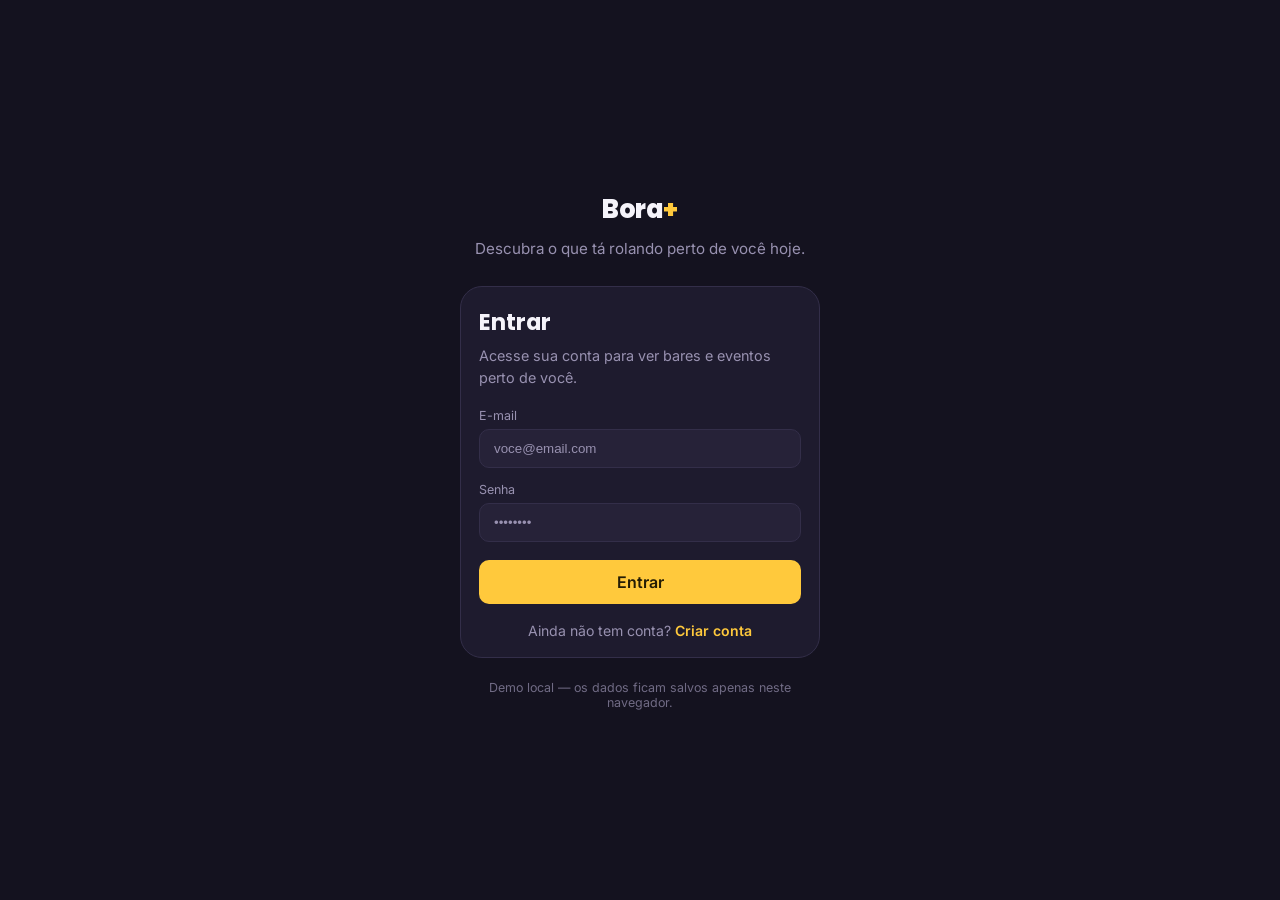
<file: bora-plus/index.html>
<!DOCTYPE html>
<html lang="pt-BR">
<head>
<meta charset="UTF-8">
<meta name="viewport" content="width=device-width, initial-scale=1.0">
<title>Bora+ · Entrar</title>
<link rel="stylesheet" href="style.css">
</head>
<body>
  <div class="screen">
    <div class="app-frame login-frame">

      <div class="login-hero">
        <a class="wordmark" href="index.html">Bora<span>+</span></a>
        <p class="login-hero__tag">Descubra o que tá rolando perto de você hoje.</p>
      </div>

      <div class="card login-card">
        <h1>Entrar</h1>
        <p class="login-card__sub">Acesse sua conta para ver bares e eventos perto de você.</p>

        <div id="loginMsg" class="msg msg--error" role="alert"></div>

        <form id="loginForm" novalidate>
          <div class="field">
            <label for="email">E-mail</label>
            <input type="email" id="email" name="email" placeholder="voce@email.com" autocomplete="email" required>
          </div>
          <div class="field">
            <label for="senha">Senha</label>
            <input type="password" id="senha" name="senha" placeholder="••••••••" autocomplete="current-password" required>
          </div>
          <button type="submit" class="btn btn--primary">Entrar</button>
        </form>

        <p class="login-switch">
          Ainda não tem conta? <a href="cadastro-conta.html">Criar conta</a>
        </p>
      </div>

      <p class="login-demo-hint">Demo local — os dados ficam salvos apenas neste navegador.</p>
    </div>
  </div>

</body>
</html>
</file>
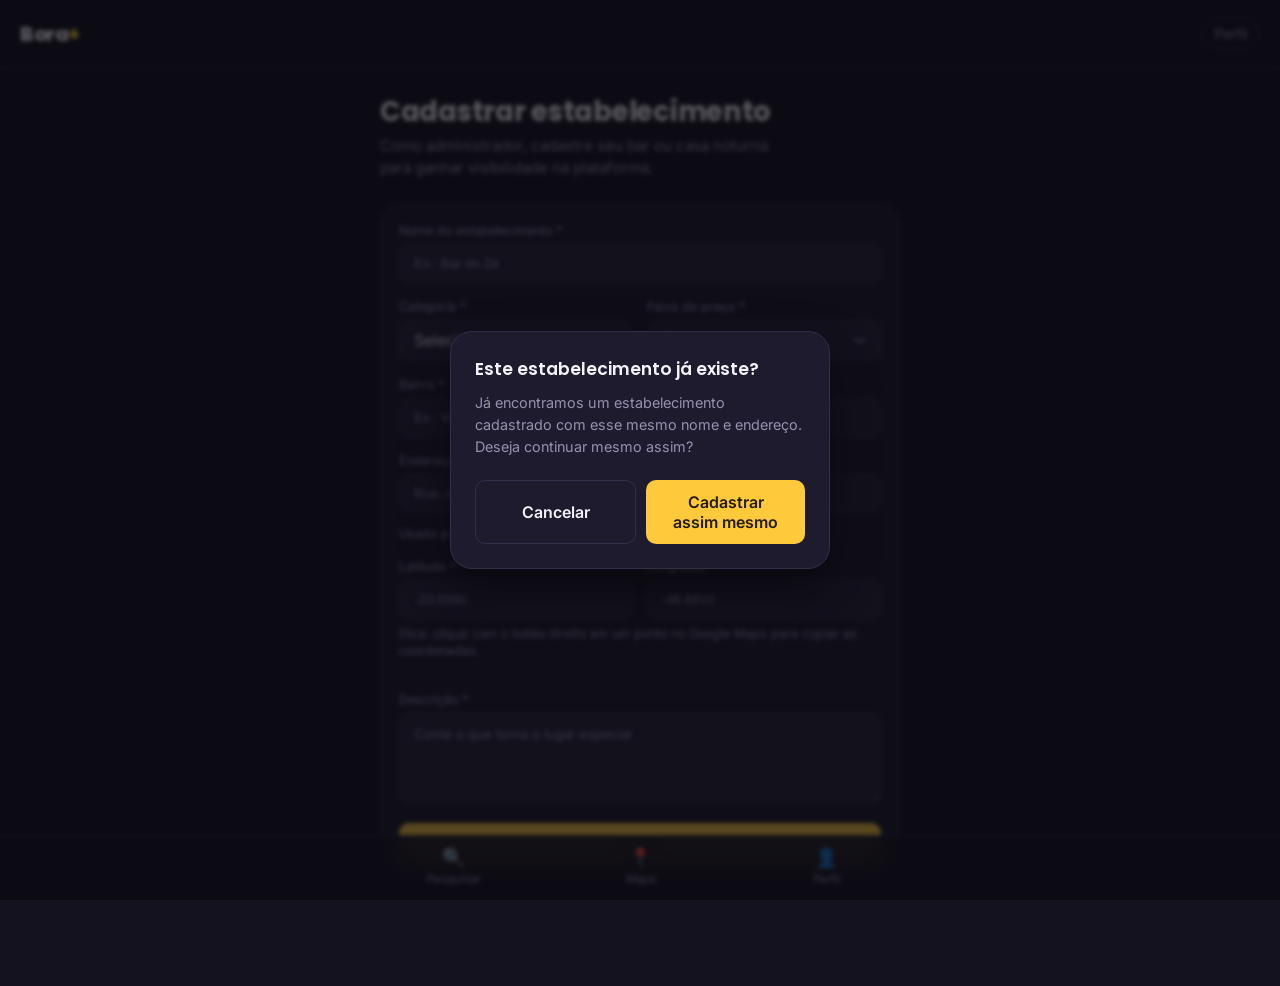
<file: bora-plus/admin-cadastro.html>
<!DOCTYPE html>
<html lang="pt-BR">
<head>
<meta charset="UTF-8">
<meta name="viewport" content="width=device-width, initial-scale=1.0">
<title>Bora+ · Cadastrar estabelecimento</title>
<link rel="stylesheet" href="style.css">
</head>
<body>
  <div class="screen">
    <header class="topbar">
      <a class="wordmark" href="pesquisa.html">Bora<span>+</span></a>
      <a class="exit-link" href="perfil.html">Perfil</a>
    </header>

    <div class="app-frame">
      <h1 class="page-title">Cadastrar estabelecimento</h1>
      <p class="page-sub">Como administrador, cadastre seu bar ou casa noturna para ganhar visibilidade na plataforma.</p>

      <div id="formMsg" class="msg msg--error"></div>

      <form id="cadastroEstabForm" class="card" novalidate>
        <div class="field">
          <label for="nome">Nome do estabelecimento *</label>
          <input type="text" id="nome" name="nome" placeholder="Ex.: Bar do Zé" required>
        </div>

        <div class="field-row">
          <div class="field">
            <label for="categoria">Categoria *</label>
            <select id="categoria" required>
              <option value="">Selecione</option>
              <option>Bar</option>
              <option>Choperia</option>
              <option>Pub</option>
              <option>Casa noturna</option>
              <option>Rooftop</option>
              <option>Lounge</option>
              <option>Restaurante-bar</option>
            </select>
          </div>
          <div class="field">
            <label for="preco">Faixa de preço *</label>
            <select id="preco" required>
              <option value="">Selecione</option>
              <option value="1">$ · Econômico</option>
              <option value="2">$$ · Médio</option>
              <option value="3">$$$ · Alto</option>
            </select>
          </div>
        </div>

        <div class="field">
          <label for="bairro">Bairro *</label>
          <input type="text" id="bairro" name="bairro" placeholder="Ex.: Vila Madalena" required>
        </div>

        <div class="field">
          <label for="endereco">Endereço completo *</label>
          <input type="text" id="endereco" name="endereco" placeholder="Rua, número - bairro, cidade" required>
          <p class="field-hint">Usado para calcular distância e traçar rota no Google Maps.</p>
        </div>

        <div class="field-row">
          <div class="field">
            <label for="lat">Latitude *</label>
            <input type="text" id="lat" name="lat" placeholder="-23.5560" required>
          </div>
          <div class="field">
            <label for="lng">Longitude *</label>
            <input type="text" id="lng" name="lng" placeholder="-46.6910" required>
          </div>
        </div>
        <p class="field-hint" style="margin-top:-10px;margin-bottom:16px;">Dica: clique com o botão direito em um ponto no Google Maps para copiar as coordenadas.</p>

        <div class="field">
          <label for="descricao">Descrição *</label>
          <textarea id="descricao" name="descricao" placeholder="Conte o que torna o lugar especial" required></textarea>
        </div>

        <button type="submit" class="btn btn--primary">Salvar</button>
      </form>
    </div>

    <div id="duplicateModal" class="modal-overlay" hidden>
      <div class="modal-card">
        <h2>Este estabelecimento já existe?</h2>
        <p>Já encontramos um estabelecimento cadastrado com esse mesmo nome e endereço. Deseja continuar mesmo assim?</p>
        <div class="modal-actions">
          <button id="cancelDuplicate" class="btn btn--ghost">Cancelar</button>
          <button id="confirmDuplicate" class="btn btn--primary">Cadastrar assim mesmo</button>
        </div>
      </div>
    </div>

    <nav class="tabbar">
      <div class="tabbar__inner">
        <a class="tabbar__item" href="pesquisa.html"><span>🔍</span>Pesquisar</a>
        <a class="tabbar__item" href="mapa.html"><span>📍</span>Mapa</a>
        <a class="tabbar__item" href="perfil.html"><span>👤</span>Perfil</a>
      </div>
    </nav>
  </div>

</body>
</html>
</file>
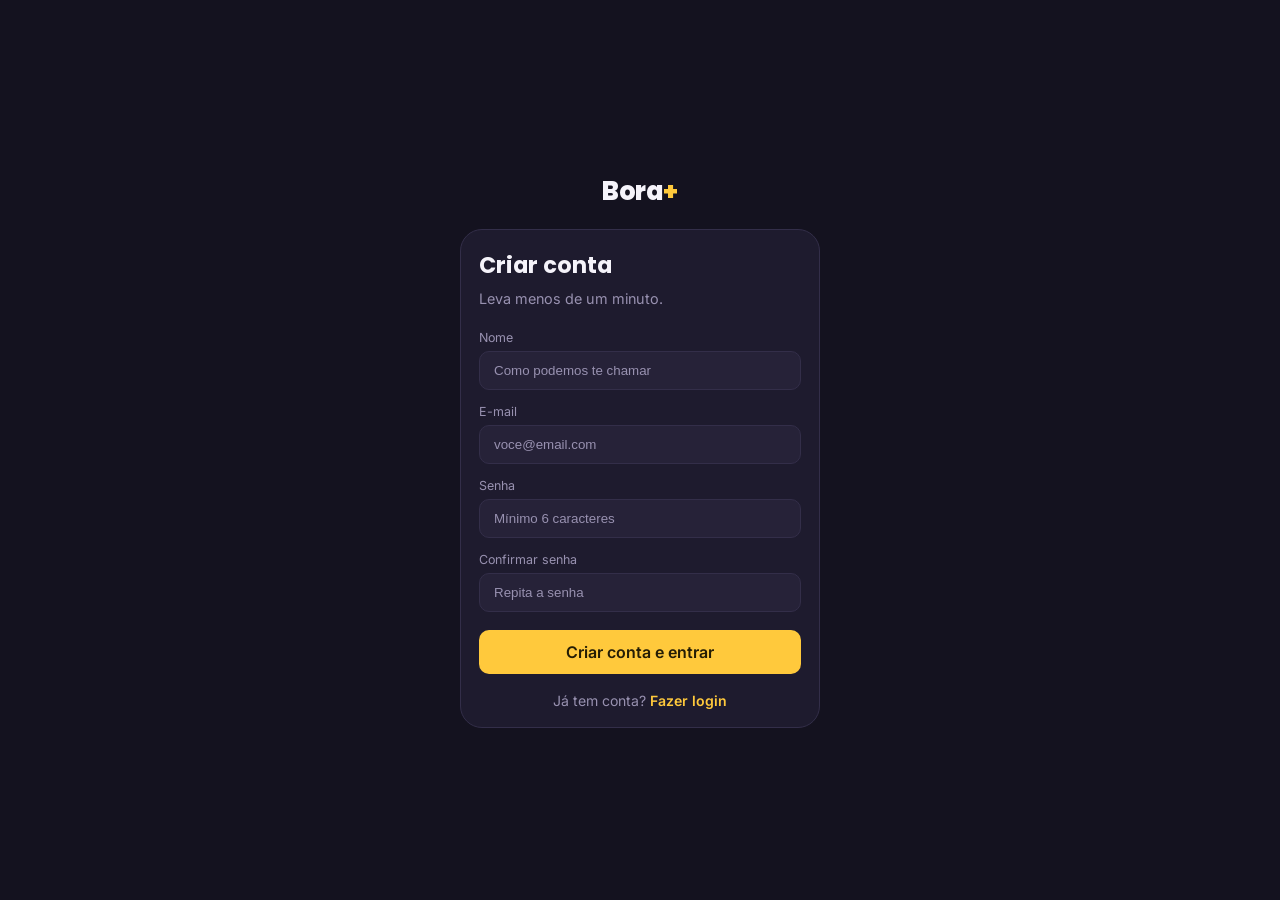
<file: bora-plus/cadastro-conta.html>
<!DOCTYPE html>
<html lang="pt-BR">
<head>
<meta charset="UTF-8">
<meta name="viewport" content="width=device-width, initial-scale=1.0">
<title>Bora+ · Criar conta</title>
<link rel="stylesheet" href="style.css">
</head>
<body>
  <div class="screen">
    <div class="app-frame login-frame">

      <div class="login-hero login-hero--compact">
        <a class="wordmark" href="index.html">Bora<span>+</span></a>
      </div>

      <div class="card login-card">
        <h1>Criar conta</h1>
        <p class="login-card__sub">Leva menos de um minuto.</p>

        <div id="cadastroMsg" class="msg msg--error" role="alert"></div>

        <form id="cadastroForm" novalidate>
          <div class="field">
            <label for="nome">Nome</label>
            <input type="text" id="nome" name="nome" placeholder="Como podemos te chamar" autocomplete="name" required>
          </div>
          <div class="field">
            <label for="email">E-mail</label>
            <input type="email" id="email" name="email" placeholder="voce@email.com" autocomplete="email" required>
          </div>
          <div class="field">
            <label for="senha">Senha</label>
            <input type="password" id="senha" name="senha" placeholder="Mínimo 6 caracteres" autocomplete="new-password" required minlength="6">
          </div>
          <div class="field">
            <label for="confirmarSenha">Confirmar senha</label>
            <input type="password" id="confirmarSenha" name="confirmarSenha" placeholder="Repita a senha" autocomplete="new-password" required minlength="6">
          </div>
          <button type="submit" class="btn btn--primary">Criar conta e entrar</button>
        </form>

        <p class="login-switch">
          Já tem conta? <a href="index.html">Fazer login</a>
        </p>
      </div>
    </div>
  </div>
  
</body>
</html>
</file>
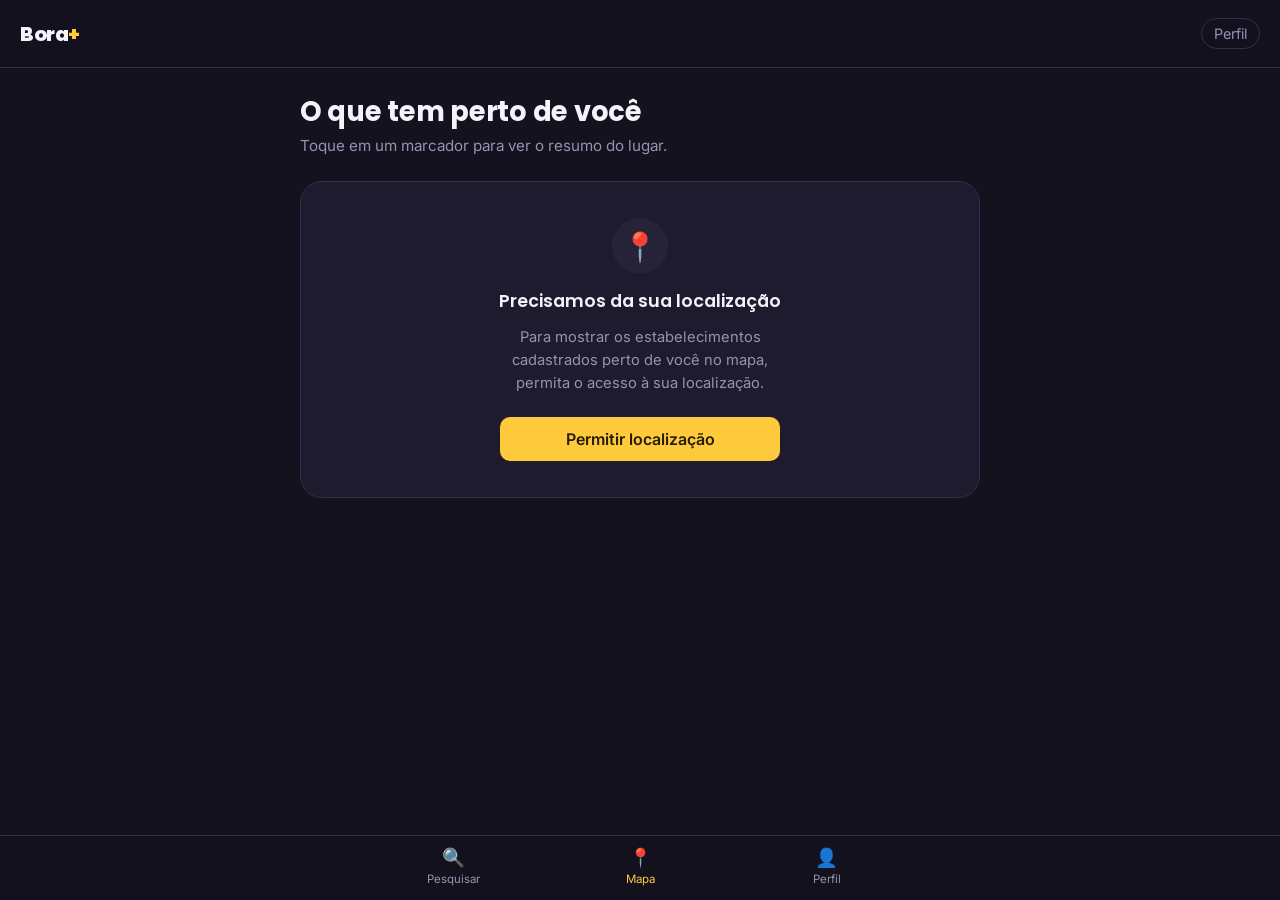
<file: bora-plus/mapa.html>
<!DOCTYPE html>
<html lang="pt-BR">
<head>
<meta charset="UTF-8">
<meta name="viewport" content="width=device-width, initial-scale=1.0">
<title>Bora+ · Mapa</title>
<link rel="stylesheet" href="style.css">
</head>
<body>
  <div class="screen">
    <header class="topbar">
      <a class="wordmark" href="pesquisa.html">Bora<span>+</span></a>
      <a class="exit-link" href="perfil.html">Perfil</a>
    </header>

    <div class="app-frame app-frame--wide map-frame">
      <h1 class="page-title">O que tem perto de você</h1>
      <p class="page-sub">Toque em um marcador para ver o resumo do lugar.</p>

      <div id="permissionState" class="card permission-card">
        <div class="permission-icon">📍</div>
        <h2>Precisamos da sua localização</h2>
        <p>Para mostrar os estabelecimentos cadastrados perto de você no mapa, permita o acesso à sua localização.</p>
        <button id="allowLocationBtn" class="btn btn--primary">Permitir localização</button>
        <p id="permissionError" class="msg msg--error"></p>
      </div>

      <div id="mapState" class="map-wrap" hidden>
        <div id="mapCanvas" class="map-canvas">
          <div class="map-canvas__grid"></div>
          <div id="userMarker" class="map-marker map-marker--user" title="Você está aqui">
            <span class="map-marker__dot"></span>
          </div>
        </div>

        <div id="summaryCard" class="summary-card" hidden>
          <button id="closeSummary" class="summary-card__close" aria-label="Fechar">×</button>
          <div id="summaryContent"></div>
        </div>
      </div>
    </div>

    <nav class="tabbar">
      <div class="tabbar__inner">
        <a class="tabbar__item" href="pesquisa.html"><span>🔍</span>Pesquisar</a>
        <a class="tabbar__item is-active" href="mapa.html"><span>📍</span>Mapa</a>
        <a class="tabbar__item" href="perfil.html"><span>👤</span>Perfil</a>
      </div>
    </nav>
  </div>

</body>
</html>
</file>
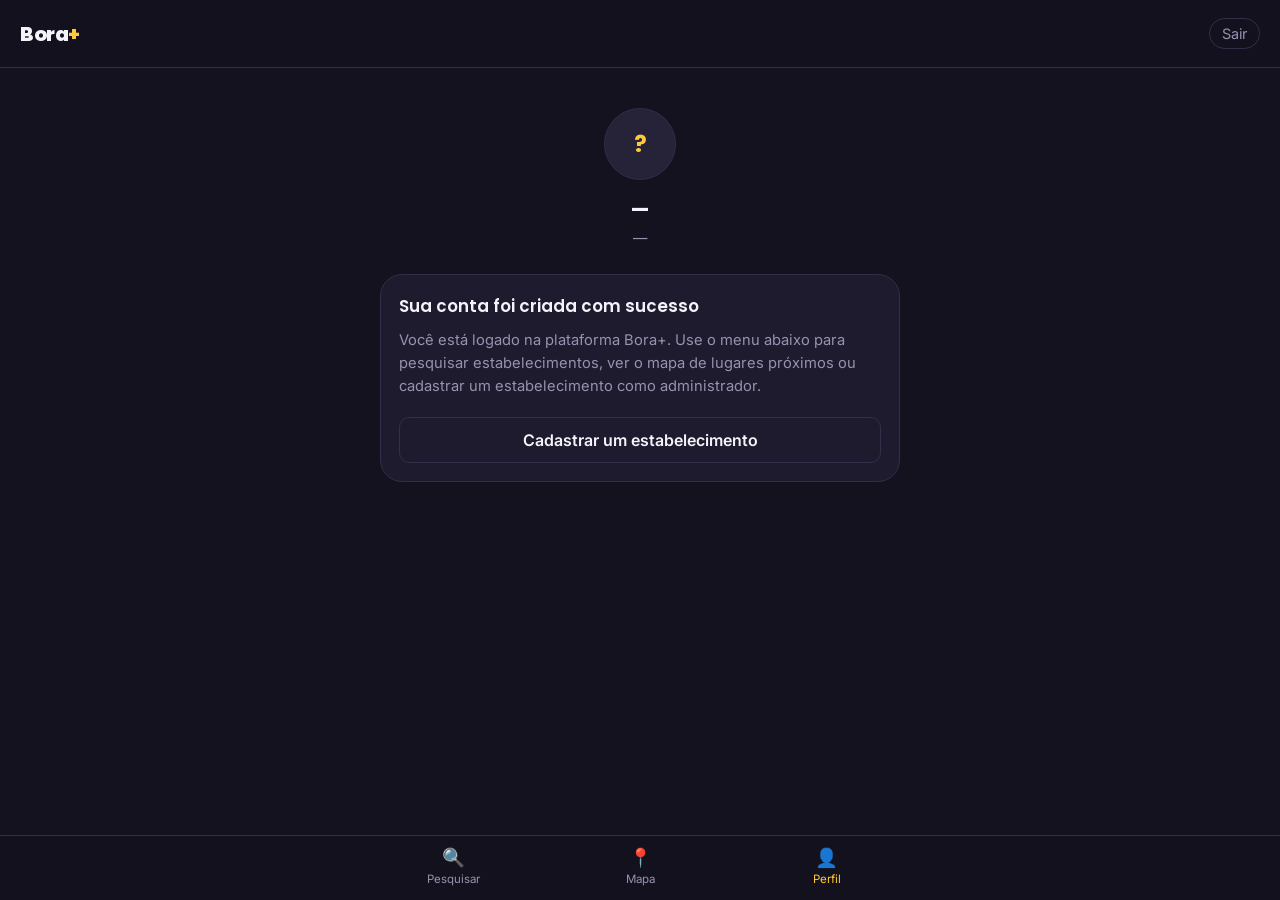
<file: bora-plus/perfil.html>
<!DOCTYPE html>
<html lang="pt-BR">
<head>
<meta charset="UTF-8">
<meta name="viewport" content="width=device-width, initial-scale=1.0">
<title>Bora+ · Meu perfil</title>
<link rel="stylesheet" href="style.css">
</head>
<body>
  <div class="screen">
    <header class="topbar">
      <a class="wordmark" href="pesquisa.html">Bora<span>+</span></a>
      <button id="logoutBtn" class="exit-link" style="background:none;border:1px solid var(--surface-line);cursor:pointer;">Sair</button>
    </header>

    <div class="app-frame">
      <div class="profile-head">
        <div class="profile-avatar" id="profileAvatar">?</div>
        <h1 id="profileNome">—</h1>
        <p id="profileEmail">—</p>
      </div>

      <div class="card profile-card">
        <h2>Sua conta foi criada com sucesso</h2>
        <p>Você está logado na plataforma Bora+. Use o menu abaixo para pesquisar estabelecimentos, ver o mapa de lugares próximos ou cadastrar um estabelecimento como administrador.</p>
        <a class="btn btn--ghost" href="admin-cadastro.html">Cadastrar um estabelecimento</a>
      </div>
    </div>

    <nav class="tabbar">
      <div class="tabbar__inner">
        <a class="tabbar__item" href="pesquisa.html"><span>🔍</span>Pesquisar</a>
        <a class="tabbar__item" href="mapa.html"><span>📍</span>Mapa</a>
        <a class="tabbar__item is-active" href="perfil.html"><span>👤</span>Perfil</a>
      </div>
    </nav>
  </div>

</body>
</html>
</file>
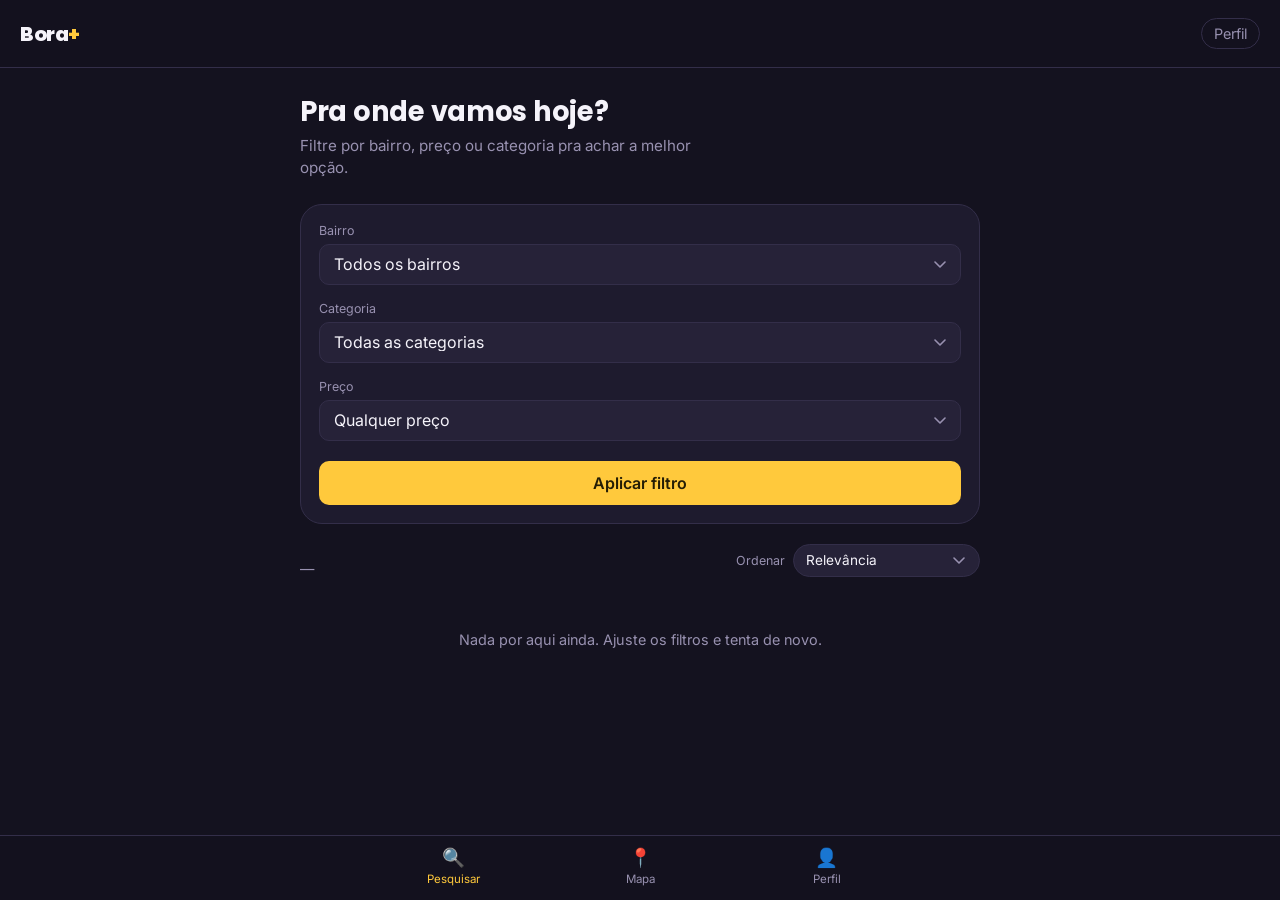
<file: bora-plus/pesquisa.html>
<!DOCTYPE html>
<html lang="pt-BR">
<head>
<meta charset="UTF-8">
<meta name="viewport" content="width=device-width, initial-scale=1.0">
<title>Bora+ · Pesquisar</title>
<link rel="stylesheet" href="style.css">
</head>
<body>
  <div class="screen">
    <header class="topbar">
      <a class="wordmark" href="pesquisa.html">Bora<span>+</span></a>
      <a class="exit-link" href="perfil.html">Perfil</a>
    </header>

    <div class="app-frame app-frame--wide">
      <h1 class="page-title">Pra onde vamos hoje?</h1>
      <p class="page-sub">Filtre por bairro, preço ou categoria pra achar a melhor opção.</p>

      <form id="filtroForm" class="filter-bar card">
        <div class="field">
          <label for="bairro">Bairro</label>
          <select id="bairro">
            <option value="">Todos os bairros</option>
          </select>
        </div>
        <div class="field">
          <label for="categoria">Categoria</label>
          <select id="categoria">
            <option value="">Todas as categorias</option>
          </select>
        </div>
        <div class="field">
          <label for="preco">Preço</label>
          <select id="preco">
            <option value="">Qualquer preço</option>
            <option value="1">$ · Econômico</option>
            <option value="2">$$ · Médio</option>
            <option value="3">$$$ · Alto</option>
          </select>
        </div>
        <button type="submit" class="btn btn--primary filter-bar__submit">Aplicar filtro</button>
      </form>

      <div class="results-head">
        <span id="resultsCount" class="results-count">—</span>
        <div class="field results-sort">
          <label for="ordenar">Ordenar</label>
          <select id="ordenar">
            <option value="relevancia">Relevância</option>
            <option value="preco-asc">Menor preço</option>
            <option value="preco-desc">Maior preço</option>
            <option value="distancia">Mais próximos de mim</option>
          </select>
        </div>
      </div>

      <div id="filterMsg" class="msg msg--info"></div>

      <ul id="resultsList" class="results-list"></ul>
    </div>

    <nav class="tabbar">
      <div class="tabbar__inner">
        <a class="tabbar__item is-active" href="pesquisa.html"><span>🔍</span>Pesquisar</a>
        <a class="tabbar__item" href="mapa.html"><span>📍</span>Mapa</a>
        <a class="tabbar__item" href="perfil.html"><span>👤</span>Perfil</a>
      </div>
    </nav>
  </div>
  
</body>
</html>
</file>
<file: bora-plus/style.css>
@import url('https://fonts.googleapis.com/css2?family=Poppins:wght@600;700;800&family=Inter:wght@400;500;600&display=swap');

:root {
  --bg:        #14121f;
  --surface:   #1e1b2e;
  --surface-2: #262238;
  --line:      #332e49;

  --text:      #f5f3fa;
  --text-dim:  #9891b0;

  --surface-line: #332e49; 

  --accent:    #ffc93c; 
  --accent-ink:#241d05;
  --pink:      #ff5c7a; 

  --radius-s: 10px;
  --radius-m: 16px;
  --radius-l: 22px;

  --font-display: 'Poppins', 'Inter', sans-serif;
  --font-body: 'Inter', sans-serif;
}

* { box-sizing: border-box; }

html, body {
  margin: 0;
  padding: 0;
  background: var(--bg);
  color: var(--text);
  font-family: var(--font-body);
  -webkit-font-smoothing: antialiased;
}

a { color: inherit; text-decoration: none; }

button, select {
  font-family: inherit;
  font-size: inherit;
  color: inherit;
}

:focus-visible {
  outline: 2px solid var(--accent);
  outline-offset: 2px;
}

.screen {
  min-height: 100vh;
  display: flex;
  flex-direction: column;
}

.topbar {
  display: flex;
  align-items: center;
  justify-content: space-between;
  padding: 18px 20px;
  border-bottom: 1px solid var(--line);
  position: sticky;
  top: 0;
  background: rgba(20, 18, 31, 0.92);
  backdrop-filter: blur(8px);
  z-index: 10;
}

.wordmark {
  font-family: var(--font-display);
  font-weight: 800;
  font-size: 1.25rem;
  letter-spacing: -0.02em;
}

.wordmark span {
  color: var(--accent);
}

.exit-link {
  font-size: 0.9rem;
  color: var(--text-dim);
  padding: 6px 12px;
  border-radius: 999px;
  border: 1px solid var(--line);
  transition: border-color 0.15s ease, color 0.15s ease;
}

.exit-link:hover {
  color: var(--text);
  border-color: var(--text-dim);
}

.app-frame {
  flex: 1;
  width: 100%;
  max-width: 560px;
  margin: 0 auto;
  padding: 28px 20px 100px;
}

.app-frame--wide {
  max-width: 720px;
}

.page-title {
  font-family: var(--font-display);
  font-weight: 700;
  font-size: 1.7rem;
  line-height: 1.2;
  letter-spacing: -0.01em;
  margin: 0 0 6px;
}

.page-sub {
  color: var(--text-dim);
  font-size: 0.95rem;
  line-height: 1.5;
  margin: 0 0 24px;
  max-width: 42ch;
}

.card {
  background: var(--surface);
  border: 1px solid var(--line);
  border-radius: var(--radius-l);
  padding: 18px;
}

.filter-bar {
  display: grid;
  grid-template-columns: 1fr 1fr;
  gap: 14px;
  margin-bottom: 20px;
}

.field {
  display: flex;
  flex-direction: column;
  gap: 6px;
}

.field label {
  font-size: 0.78rem;
  color: var(--text-dim);
}

.field select,
.field input,
.field textarea {
  appearance: none;
  background: var(--surface-2)
    url("data:image/svg+xml,%3Csvg xmlns='http://www.w3.org/2000/svg' width='12' height='8' viewBox='0 0 12 8'%3E%3Cpath d='M1 1l5 5 5-5' stroke='%239891b0' stroke-width='1.6' fill='none' stroke-linecap='round' stroke-linejoin='round'/%3E%3C/svg%3E")
    no-repeat right 14px center;
  border: 1px solid var(--line);
  border-radius: var(--radius-s);
  padding: 11px 36px 11px 14px;
  color: var(--text);
}

.field input,
.field textarea {
  background-image: none;
}

.field textarea {
  resize: vertical;
  min-height: 90px;
  font-family: inherit;
  line-height: 1.5;
}

.field input::placeholder,
.field textarea::placeholder {
  color: var(--text-dim);
}

.field select:hover,
.field input:hover,
.field textarea:hover {
  border-color: var(--text-dim);
}

.field input:focus,
.field textarea:focus {
  border-color: var(--accent);
}

.btn {
  display: inline-flex;
  align-items: center;
  justify-content: center;
  border: none;
  border-radius: var(--radius-s);
  padding: 12px 20px;
  font-weight: 600;
  cursor: pointer;
  transition: transform 0.12s ease, filter 0.12s ease;
}

.btn:active {
  transform: scale(0.98);
}

.btn--primary {
  background: var(--accent);
  color: var(--accent-ink);
}

.btn--primary:hover {
  filter: brightness(1.06);
}

.filter-bar__submit {
  grid-column: 1 / -1;
}

.results-head {
  display: flex;
  align-items: flex-end;
  justify-content: space-between;
  gap: 12px;
  margin-bottom: 14px;
}

.results-count {
  font-size: 0.9rem;
  color: var(--text-dim);
}

.results-sort {
  flex-direction: row;
  align-items: center;
  gap: 8px;
}

.results-sort label {
  white-space: nowrap;
}

.results-sort select {
  padding: 8px 30px 8px 12px;
  border-radius: 999px;
  font-size: 0.85rem;
}

.msg {
  display: none;
  padding: 12px 14px;
  border-radius: var(--radius-s);
  font-size: 0.9rem;
  margin-bottom: 14px;
}

.msg:not(:empty) {
  display: block;
}

.msg--info {
  background: rgba(255, 201, 60, 0.1);
  border: 1px solid rgba(255, 201, 60, 0.3);
  color: var(--accent);
}

.msg--error {
  background: rgba(255, 92, 122, 0.1);
  border: 1px solid rgba(255, 92, 122, 0.3);
  color: var(--pink);
}

.results-list {
  list-style: none;
  margin: 0;
  padding: 0;
  display: flex;
  flex-direction: column;
  gap: 12px;
}

.result-card {
  display: flex;
  align-items: center;
  justify-content: space-between;
  gap: 14px;
  background: var(--surface);
  border: 1px solid var(--line);
  border-radius: var(--radius-m);
  padding: 16px;
  transition: border-color 0.15s ease;
}

.result-card:hover {
  border-color: var(--text-dim);
}

.result-card__category {
  font-size: 0.75rem;
  color: var(--accent);
  font-weight: 600;
}

.result-card__title {
  font-family: var(--font-display);
  font-weight: 600;
  font-size: 1.05rem;
  margin: 2px 0 4px;
}

.result-card__meta {
  font-size: 0.85rem;
  color: var(--text-dim);
  margin: 0;
}

.result-card__price {
  font-weight: 700;
  color: var(--text);
  white-space: nowrap;
}

.results-list:empty::after {
  content: "Nada por aqui ainda. Ajuste os filtros e tenta de novo.";
  display: block;
  color: var(--text-dim);
  font-size: 0.9rem;
  padding: 40px 0;
  text-align: center;
}

.tabbar {
  position: fixed;
  bottom: 0;
  left: 0;
  right: 0;
  background: rgba(20, 18, 31, 0.92);
  backdrop-filter: blur(10px);
  border-top: 1px solid var(--line);
  z-index: 10;
}

.tabbar__inner {
  max-width: 560px;
  margin: 0 auto;
  display: flex;
}

.tabbar__item {
  flex: 1;
  display: flex;
  flex-direction: column;
  align-items: center;
  gap: 3px;
  padding: 10px 0 14px;
  font-size: 0.72rem;
  color: var(--text-dim);
}

.tabbar__item span {
  font-size: 1.15rem;
}

.tabbar__item.is-active {
  color: var(--accent);
}

.profile-head {
  display: flex;
  flex-direction: column;
  align-items: center;
  text-align: center;
  padding: 12px 0 28px;
}

.profile-avatar {
  width: 72px;
  height: 72px;
  border-radius: 50%;
  background: var(--surface-2);
  border: 1px solid var(--line);
  display: flex;
  align-items: center;
  justify-content: center;
  font-family: var(--font-display);
  font-weight: 700;
  font-size: 1.4rem;
  color: var(--accent);
  margin-bottom: 14px;
}

.profile-head h1 {
  font-family: var(--font-display);
  font-weight: 700;
  font-size: 1.3rem;
  margin: 0 0 4px;
  letter-spacing: -0.01em;
}

.profile-head p {
  color: var(--text-dim);
  font-size: 0.9rem;
  margin: 0;
}

.profile-card h2 {
  font-family: var(--font-display);
  font-weight: 600;
  font-size: 1.05rem;
  margin: 0 0 10px;
}

.profile-card p {
  color: var(--text-dim);
  font-size: 0.92rem;
  line-height: 1.55;
  margin: 0 0 20px;
}

.btn--ghost {
  background: transparent;
  border: 1px solid var(--line);
  color: var(--text);
  width: 100%;
}

.btn--ghost:hover {
  border-color: var(--accent);
  color: var(--accent);
}

#logoutBtn.exit-link {
  font: inherit;
  font-size: 0.9rem;
}

.map-frame {
  display: flex;
  flex-direction: column;
}

.permission-card {
  display: flex;
  flex-direction: column;
  align-items: center;
  text-align: center;
  padding: 36px 24px;
  gap: 4px;
}

.permission-icon {
  font-size: 1.8rem;
  width: 56px;
  height: 56px;
  border-radius: 50%;
  background: var(--surface-2);
  display: flex;
  align-items: center;
  justify-content: center;
  margin-bottom: 10px;
}

.permission-card h2 {
  font-family: var(--font-display);
  font-weight: 600;
  font-size: 1.1rem;
  margin: 0 0 8px;
}

.permission-card p {
  color: var(--text-dim);
  font-size: 0.92rem;
  line-height: 1.55;
  max-width: 34ch;
  margin: 0 0 18px;
}

.permission-card .btn--primary {
  width: 100%;
  max-width: 280px;
}

.permission-card .msg--error {
  width: 100%;
  max-width: 280px;
  margin: 14px 0 0;
}

.map-wrap {
  position: relative;
  border: 1px solid var(--line);
  border-radius: var(--radius-l);
  overflow: hidden;
  height: min(64vh, 560px);
}

.map-canvas {
  position: relative;
  width: 100%;
  height: 100%;
  background: var(--surface);
}

.map-canvas__grid {
  position: absolute;
  inset: 0;
  background-image:
    linear-gradient(var(--line) 1px, transparent 1px),
    linear-gradient(90deg, var(--line) 1px, transparent 1px);
  background-size: 32px 32px;
  opacity: 0.5;
}

.map-marker {
  position: absolute;
  top: 50%;
  left: 50%;
  transform: translate(-50%, -50%);
}

.map-marker--user .map-marker__dot {
  display: block;
  width: 16px;
  height: 16px;
  border-radius: 50%;
  background: var(--accent);
  box-shadow: 0 0 0 6px rgba(255, 201, 60, 0.22);
}

.map-marker--place {
  width: 30px;
  height: 30px;
  border-radius: 50% 50% 50% 0;
  background: var(--pink);
  transform: translate(-50%, -100%) rotate(-45deg);
  display: flex;
  align-items: center;
  justify-content: center;
  cursor: pointer;
  border: 2px solid var(--bg);
}

.map-marker--place span {
  transform: rotate(45deg);
  font-size: 0.8rem;
}

.summary-card {
  position: absolute;
  left: 14px;
  right: 14px;
  bottom: 14px;
  background: var(--surface);
  border: 1px solid var(--line);
  border-radius: var(--radius-m);
  padding: 16px 40px 16px 16px;
  box-shadow: 0 12px 28px rgba(0, 0, 0, 0.35);
}

.summary-card__close {
  position: absolute;
  top: 10px;
  right: 10px;
  width: 26px;
  height: 26px;
  border-radius: 50%;
  border: none;
  background: var(--surface-2);
  color: var(--text-dim);
  font-size: 1rem;
  line-height: 1;
  cursor: pointer;
}

.summary-card__close:hover {
  color: var(--text);
}

.login-frame {
  max-width: 400px;
  min-height: 100vh;
  display: flex;
  flex-direction: column;
  justify-content: center;
  padding-top: 48px;
  padding-bottom: 48px;
}

.login-hero {
  text-align: center;
  margin-bottom: 28px;
}

.login-hero .wordmark {
  font-size: 1.6rem;
}

.login-hero__tag {
  color: var(--text-dim);
  font-size: 0.95rem;
  margin: 10px 0 0;
}

.login-hero--compact {
  margin-bottom: 18px;
}

.login-card h1 {
  font-family: var(--font-display);
  font-weight: 700;
  font-size: 1.4rem;
  margin: 0 0 6px;
}

.login-card__sub {
  color: var(--text-dim);
  font-size: 0.9rem;
  line-height: 1.5;
  margin: 0 0 20px;
}

.login-card form {
  display: flex;
  flex-direction: column;
  gap: 14px;
}

.login-card .btn--primary {
  width: 100%;
  margin-top: 4px;
}

.login-switch {
  text-align: center;
  font-size: 0.88rem;
  color: var(--text-dim);
  margin: 18px 0 0;
}

.login-switch a {
  color: var(--accent);
  font-weight: 600;
}

.login-switch a:hover {
  text-decoration: underline;
}

.login-demo-hint {
  text-align: center;
  font-size: 0.78rem;
  color: var(--text-dim);
  opacity: 0.7;
  margin: 22px 0 0;
}

.detail {
  display: flex;
  flex-direction: column;
  gap: 16px;
}

.detail__hero {
  background: linear-gradient(160deg, var(--surface-2), var(--surface));
  border: 1px solid var(--line);
  border-radius: var(--radius-l);
  padding: 28px 20px;
}

.detail__category {
  font-size: 0.75rem;
  color: var(--accent);
  font-weight: 600;
}

.detail__title {
  font-family: var(--font-display);
  font-weight: 700;
  font-size: 1.5rem;
  margin: 6px 0 6px;
  letter-spacing: -0.01em;
}

.detail__meta {
  color: var(--text-dim);
  font-size: 0.9rem;
  margin: 0;
}

.detail__actions {
  display: flex;
  gap: 10px;
}

.detail__actions .btn {
  flex: 1;
}

.detail__section h2 {
  font-family: var(--font-display);
  font-weight: 600;
  font-size: 1.02rem;
  margin: 0 0 10px;
}

.detail__section p {
  color: var(--text-dim);
  font-size: 0.92rem;
  line-height: 1.6;
  margin: 0;
}

.detail__info-list {
  list-style: none;
  margin: 0;
  padding: 0;
  display: flex;
  flex-direction: column;
}

.detail__info-row {
  display: flex;
  align-items: center;
  justify-content: space-between;
  gap: 12px;
  padding: 12px 0;
  border-bottom: 1px solid var(--line);
  font-size: 0.9rem;
}

.detail__info-row:last-child {
  border-bottom: none;
  padding-bottom: 0;
}

.detail__info-row span {
  color: var(--text-dim);
}

.detail__info-row strong {
  font-weight: 600;
  text-align: right;
}

#detailFrame:empty::after {
  content: "Carregando…";
  display: block;
  color: var(--text-dim);
  font-size: 0.9rem;
  padding: 60px 0;
  text-align: center;
}

form.card {
  display: flex;
  flex-direction: column;
  gap: 16px;
}

.field-row {
  display: grid;
  grid-template-columns: 1fr 1fr;
  gap: 14px;
}

.field-hint {
  font-size: 0.78rem;
  color: var(--text-dim);
  margin: 6px 0 0;
  line-height: 1.4;
}

form.card .btn--primary {
  margin-top: 4px;
}

.modal-overlay {
  position: fixed;
  inset: 0;
  background: rgba(10, 9, 16, 0.68);
  backdrop-filter: blur(2px);
  display: flex;
  align-items: center;
  justify-content: center;
  padding: 20px;
  z-index: 20;
}

.modal-card {
  background: var(--surface);
  border: 1px solid var(--line);
  border-radius: var(--radius-l);
  padding: 24px;
  max-width: 380px;
  width: 100%;
  box-shadow: 0 20px 48px rgba(0, 0, 0, 0.4);
}

.modal-card h2 {
  font-family: var(--font-display);
  font-weight: 600;
  font-size: 1.08rem;
  margin: 0 0 10px;
}

.modal-card p {
  color: var(--text-dim);
  font-size: 0.9rem;
  line-height: 1.55;
  margin: 0 0 22px;
}

.modal-actions {
  display: flex;
  gap: 10px;
}

.modal-actions .btn {
  flex: 1;
}

@media (max-width: 480px) {
  .filter-bar,
  .field-row {
    grid-template-columns: 1fr;
  }

  .page-title {
    font-size: 1.4rem;
  }
}

@media (prefers-reduced-motion: reduce) {
  * {
    transition: none !important;
  }
}
</file>
